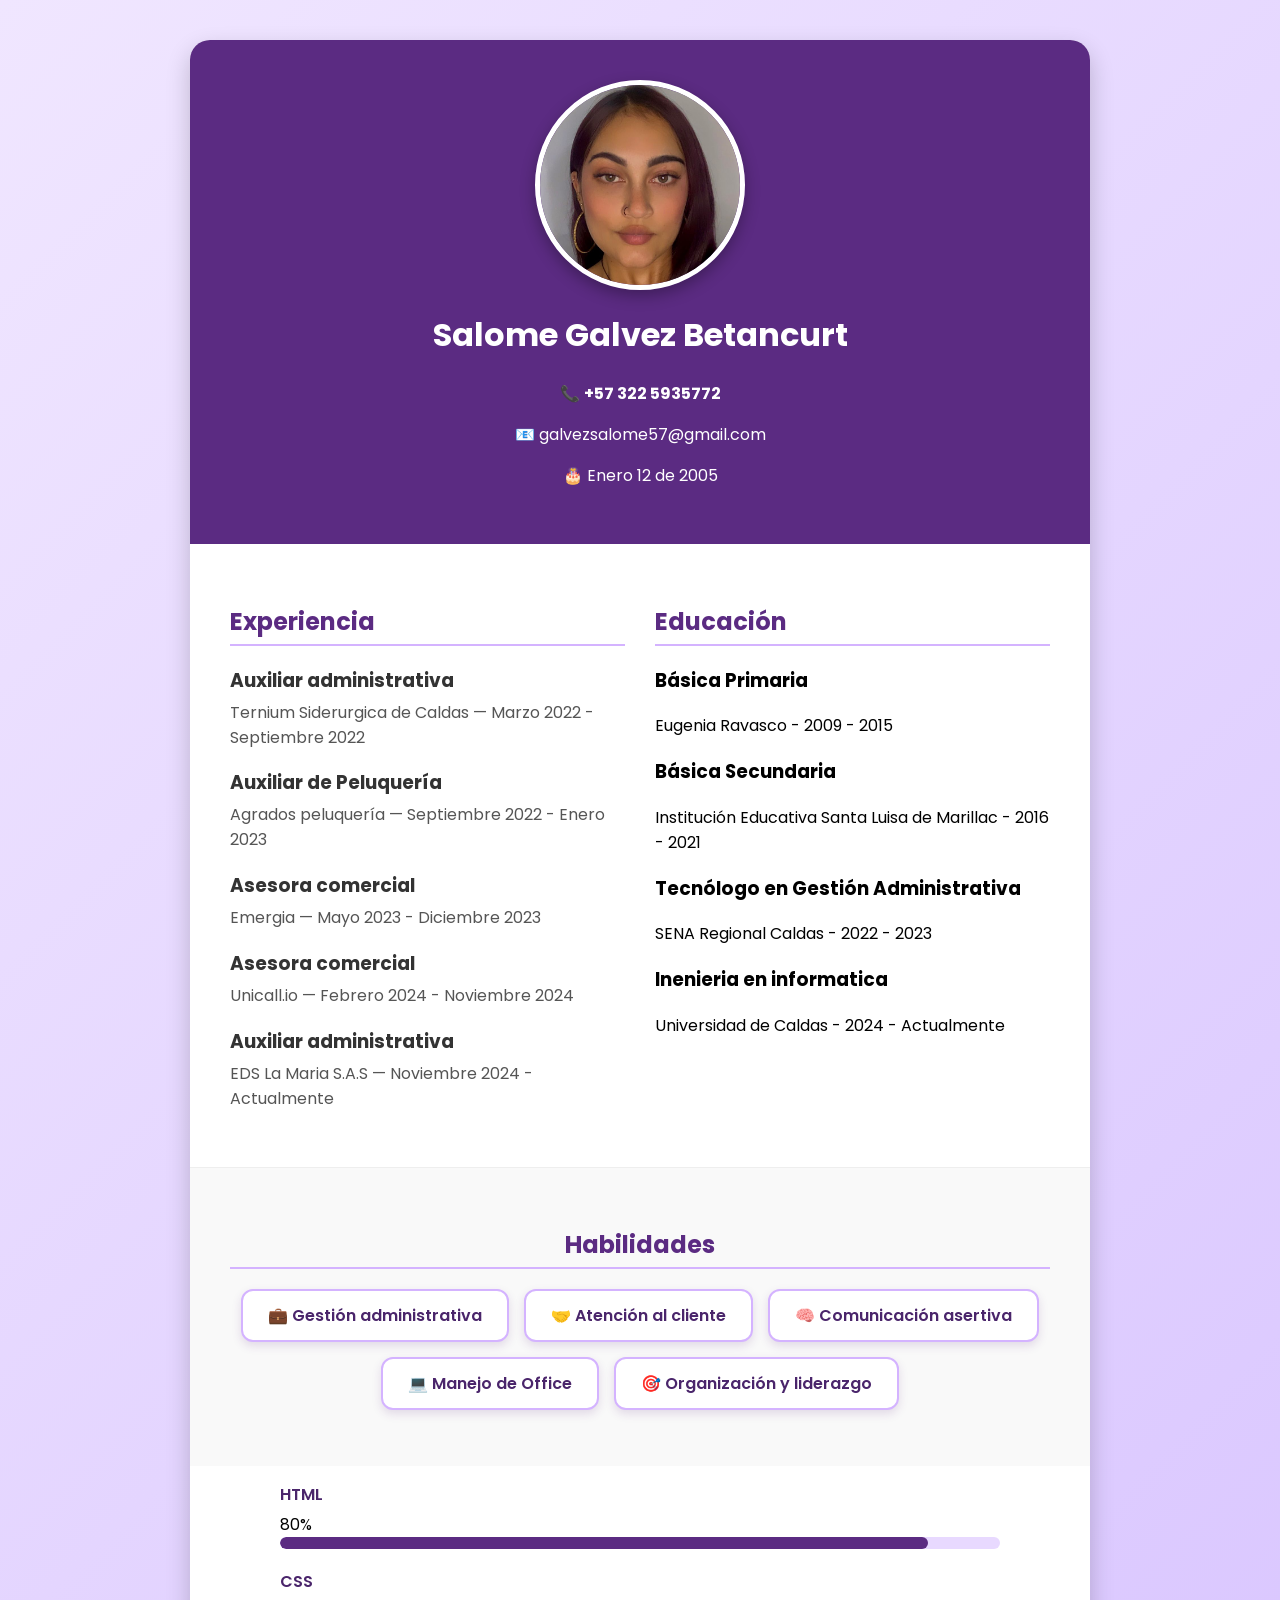
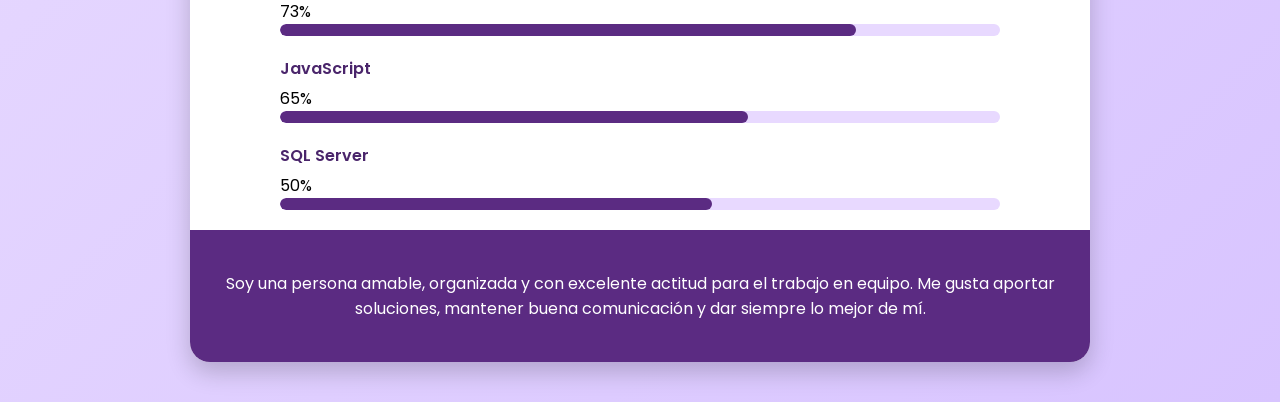
<file: index.html>
<!DOCTYPE html>
<html lang="es">
<head>
  <meta charset="UTF-8">
  <meta name="viewport" content="width=device-width, initial-scale=1.0">
  <title>Hoja de vida - Salome Galvez</title>
  <link rel="stylesheet" href="style.css">
  <link href="https://fonts.googleapis.com/css2?family=Poppins:wght@400;600&display=swap" rel="stylesheet">
</head>

<body>
  <div class="cv-container">

    <!-- SECCIÓN SUPERIOR -->
    <header class="seccion-superior fade-in">
      <img src="img.jpg" alt="Foto de Salome Galvez" class="foto-perfil">
      <h1>Salome Galvez Betancurt</h1>

      <p>
        📞 
        <a href="https://wa.me/573225935772" target="_blank" class="link-whatsapp">
          +57 322 5935772
        </a>
      </p>

      <p>📧 galvezsalome57@gmail.com</p>
      <p>🎂 Enero 12 de 2005</p>
    </header>

    <!-- SECCIÓN PRINCIPAL -->
    <main class="seccion-inferior fade-in">

      <!-- EXPERIENCIA -->
      <section>
        <h2>Experiencia</h2>

        <div class="job">
          <h3>Auxiliar administrativa</h3>
          <p>Ternium Siderurgica de Caldas — Marzo 2022 - Septiembre 2022</p>
        </div>

        <div class="job">
          <h3>Auxiliar de Peluquería</h3>
          <p>Agrados peluquería — Septiembre 2022 - Enero 2023</p>
        </div>

        <div class="job">
          <h3>Asesora comercial</h3>
          <p>Emergia — Mayo 2023 - Diciembre 2023</p>
        </div>

        <div class="job">
          <h3>Asesora comercial</h3>
          <p>Unicall.io — Febrero 2024 - Noviembre 2024</p>
        </div>

        <div class="job">
          <h3>Auxiliar administrativa</h3>
          <p>EDS La Maria S.A.S — Noviembre 2024 - Actualmente</p>
        </div>
      </section>

      <!-- EDUCACIÓN -->
      <section>
        <h2>Educación</h2>

        <h3>Básica Primaria</h3>
        <p>Eugenia Ravasco - 2009 - 2015</p>

        <h3>Básica Secundaria</h3>
        <p>Institución Educativa Santa Luisa de Marillac - 2016 - 2021</p>

        <h3>Tecnólogo en Gestión Administrativa</h3>
        <p>SENA Regional Caldas - 2022 - 2023</p>

        <h3>Inenieria en informatica</h3>
        <p>Universidad de Caldas - 2024 - Actualmente</p>
      </section>
    </main>

    <!-- HABILIDADES BLANDAS -->
    <section class="skills fade-in">
      <h2>Habilidades</h2>
      <ul>
        <li>💼 Gestión administrativa</li>
        <li>🤝 Atención al cliente</li>
        <li>🧠 Comunicación asertiva</li>
        <li>💻 Manejo de Office</li>
        <li>🎯 Organización y liderazgo</li>
      </ul>
    </section>

    <div class="skills-bars">

    <div class="skill">
        <div class="skill-header">
            <p class="skill-name">HTML</p>
            <span class="skill-value">80%</span>
        </div>
        <div class="skill-bar">
            <div class="skill-percentage" style="--percentage: 90%;"></div>
        </div>
    </div>

    <div class="skill">
        <div class="skill-header">
            <p class="skill-name">CSS</p>
            <span class="skill-value">73%</span>
        </div>
        <div class="skill-bar">
            <div class="skill-percentage" style="--percentage: 80%;"></div>
        </div>
    </div>

    <div class="skill">
        <div class="skill-header">
            <p class="skill-name">JavaScript</p>
            <span class="skill-value">65%</span>
        </div>
        <div class="skill-bar">
            <div class="skill-percentage" style="--percentage: 65%;"></div>
        </div>
    </div>

    <div class="skill">
        <div class="skill-header">
            <p class="skill-name">SQL Server</p>
            <span class="skill-value">50%</span>
        </div>
        <div class="skill-bar">
            <div class="skill-percentage" style="--percentage: 60%;"></div>
        </div>
    </div>
</div>
    <!-- DESCRIPCIÓN FINAL -->
    <footer class="descripcion fade-in">
      <p>
        Soy una persona amable, organizada y con excelente actitud para el trabajo en equipo.
        Me gusta aportar soluciones, mantener buena comunicación y dar siempre lo mejor de mí.
      </p>
    </footer>

  </div>

  <script src="script.js"></script>
</body>
</html>
</file>
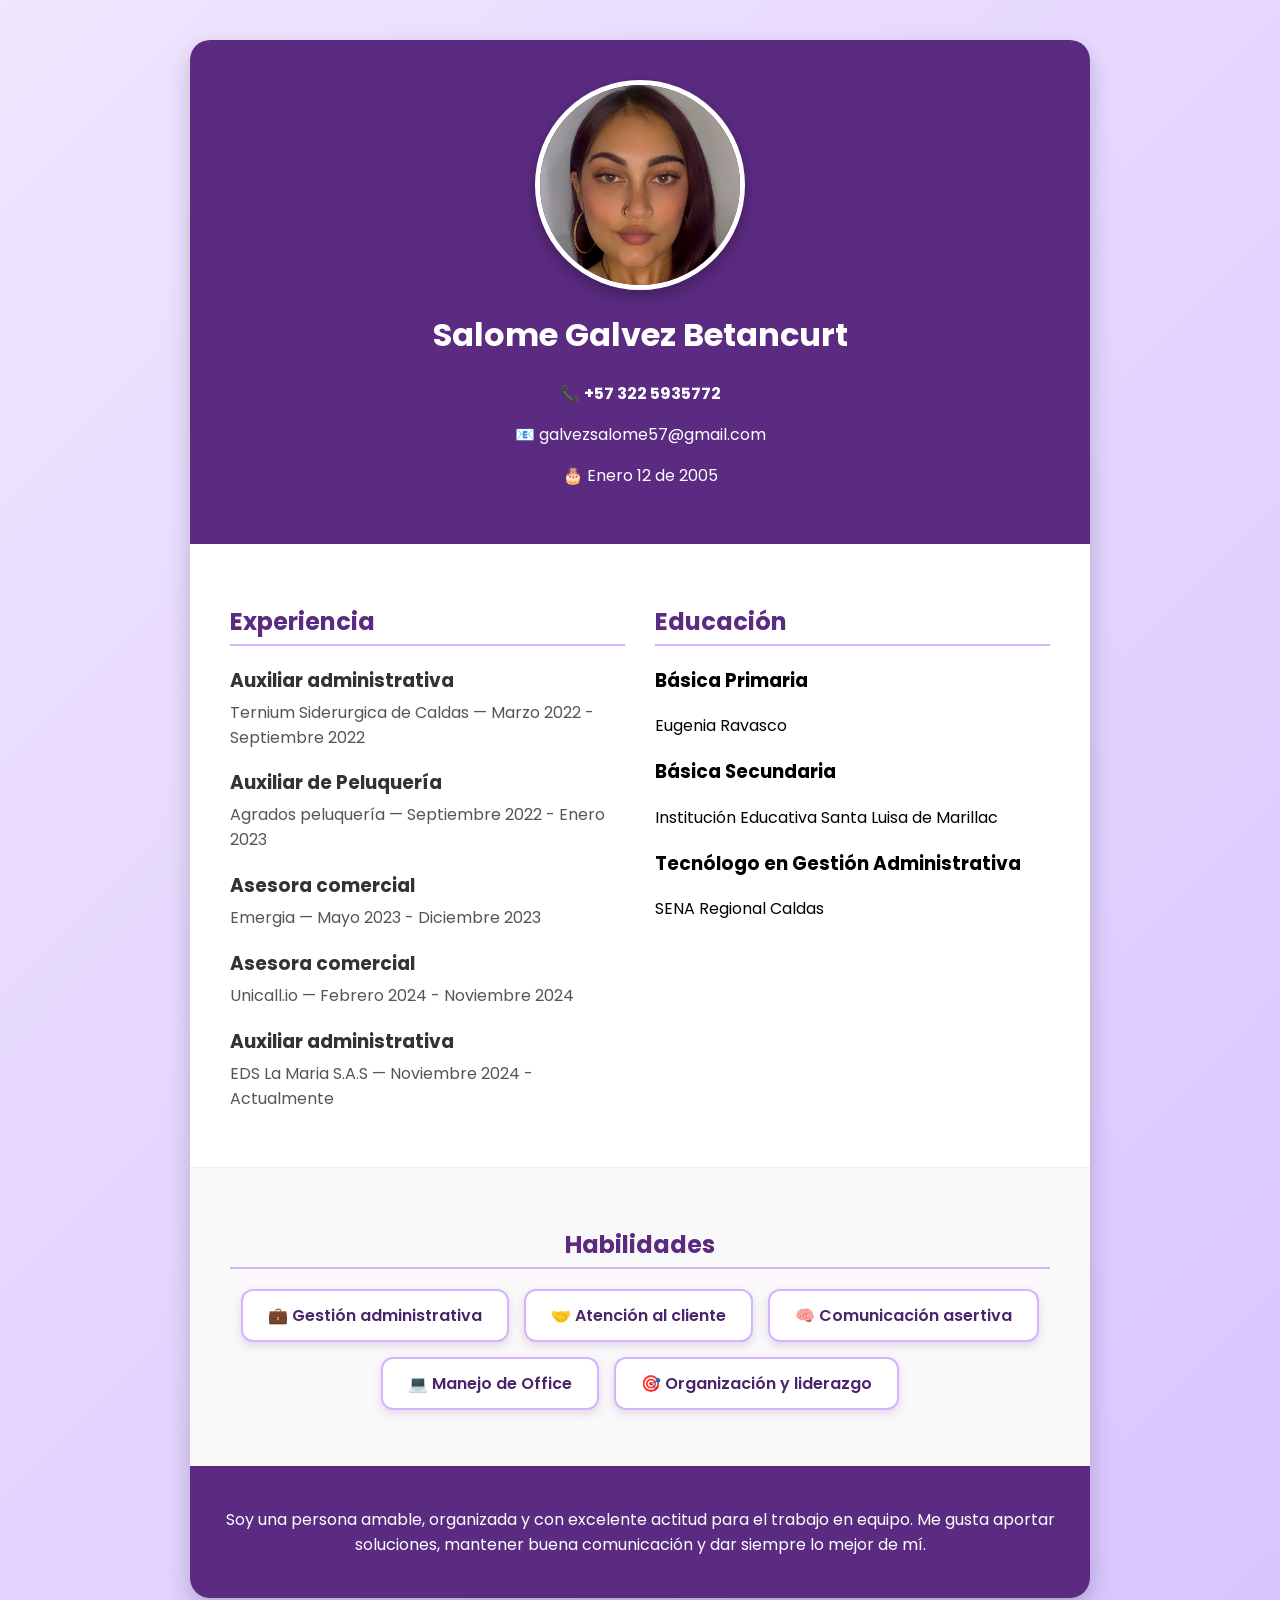
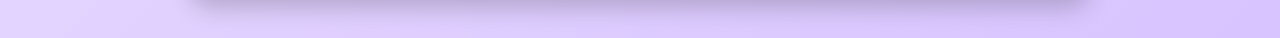
<file: CV/index.html>
<!DOCTYPE html>
<html lang="es">
<head>
  <meta charset="UTF-8">
  <meta name="viewport" content="width=device-width, initial-scale=1.0">
  <title>Hoja de vida - Salome Galvez</title>
  <link rel="stylesheet" href="style.css">
  <link href="https://fonts.googleapis.com/css2?family=Poppins:wght@400;600&display=swap" rel="stylesheet">
</head>
<body>
  <div class="cv-container">

    <header class="seccion-superior fade-in">
      <img src="img.jpg" alt="Foto de Salome Galvez" class="foto-perfil">
      <h1>Salome Galvez Betancurt</h1>
      <p>
        📞 <a href="https://wa.me/573225935772" target="_blank" class="link-whatsapp">
          +57 322 5935772
        </a>
      </p>
      <p>📧 galvezsalome57@gmail.com</p>
      <p>🎂 Enero 12 de 2005</p>
    </header>

    <main class="seccion-inferior fade-in">
      <section>
        <h2>Experiencia</h2>
        <div class="job">
          <h3>Auxiliar administrativa</h3>
          <p>Ternium Siderurgica de Caldas — Marzo 2022 - Septiembre 2022</p>
        </div>
        <div class="job">
          <h3>Auxiliar de Peluquería</h3>
          <p>Agrados peluquería — Septiembre 2022 - Enero 2023</p>
        </div>
        <div class="job">
          <h3>Asesora comercial</h3>
          <p>Emergia — Mayo 2023 - Diciembre 2023</p>
        </div>
        <div class="job">
          <h3>Asesora comercial</h3>
          <p>Unicall.io — Febrero 2024 - Noviembre 2024</p>
        </div>
        <div class="job">
          <h3>Auxiliar administrativa</h3>
          <p>EDS La Maria S.A.S — Noviembre 2024 - Actualmente</p>
        </div>
      </section>

      <section>
        <h2>Educación</h2>
        <h3>Básica Primaria</h3>
        <p>Eugenia Ravasco</p>

        <h3>Básica Secundaria</h3>
        <p>Institución Educativa Santa Luisa de Marillac</p>

        <h3>Tecnólogo en Gestión Administrativa</h3>
        <p>SENA Regional Caldas</p>
      </section>
    </main>

<section class="skills fade-in">
      <h2>Habilidades</h2>
      <ul>
        <li>💼 Gestión administrativa</li>
        <li>🤝 Atención al cliente</li>
        <li>🧠 Comunicación asertiva</li>
        <li>💻 Manejo de Office</li>
        <li>🎯 Organización y liderazgo</li>
      </ul>
    </section>

    <footer class="descripcion fade-in">
      <p>
        Soy una persona amable, organizada y con excelente actitud para el trabajo en equipo. 
        Me gusta aportar soluciones, mantener buena comunicación y dar siempre lo mejor de mí.
      </p>
    </footer>

  </div>

  <script src="script.js"></script>
</body>
</html>
</file>
<file: style.css>
body {
  font-family: 'Poppins', sans-serif;
  margin: 0;
  background: linear-gradient(135deg, #f0e6ff, #d8c4ff);
  display: flex;
  justify-content: center;
  align-items: flex-start;
  min-height: 100vh;
  padding: 40px 0;
}

/* Efecto hoja flotante */
.cv-container {
  background: white;
  width: 80%;
  max-width: 900px;
  border-radius: 20px;
  box-shadow: 0 10px 25px rgba(0, 0, 0, 0.2);
  overflow: hidden;
  animation: floatIn 1s ease;
}

@keyframes floatIn {
  from { opacity: 0; transform: translateY(40px); }
  to { opacity: 1; transform: translateY(0); }
}

.seccion-superior {
  background-color: #5b2b82;
  color: white;
  text-align: center;
  padding: 40px 0;
}

.foto-perfil {
  width: 200px;
  height: 200px;
  border-radius: 50%;
  object-fit: cover;
  border: 5px solid white;
  box-shadow: 0 6px 15px rgba(0, 0, 0, 0.3);
  display: block;
  margin: 0 auto 20px auto;
  transition: transform 0.4s ease;
}

.foto-perfil:hover {
  transform: scale(1.1) rotate(2deg);
}

.link-whatsapp {
  color: #fff;
  text-decoration: none;
  font-weight: bold;
}
.link-whatsapp:hover {
  text-decoration: underline;
}

.seccion-inferior {
  display: grid;
  grid-template-columns: 1fr 1fr;
  gap: 30px;
  padding: 40px;
}

section h2 {
  color: #5b2b82;
  border-bottom: 2px solid #d4b3ff;
  padding-bottom: 5px;
}

.job h3 {
  margin-bottom: 5px;
  color: #333;
}
.job p {
  margin-top: 0;
  color: #555;
}

.skills {
  background: #f9f9f9;
  padding: 40px;
  border-top: 1px solid #eee;
  text-align: center;
}

.skills h2 {
  color: #5b2b82;
  margin-bottom: 20px;
}

/* -----------------------------
   NUEVAS BARRAS DE HABILIDADES
-------------------------------- */
.skills-bars {
  width: 80%;
  margin: 0 auto;
}

.skill {
  text-align: left;
  margin-bottom: 20px;
}

.skill-name {
  font-weight: 600;
  color: #4a256b;
  margin-bottom: 5px;
}

.skill-bar {
  width: 100%;
  height: 12px;
  background: #e8d9ff;
  border-radius: 10px;
  overflow: hidden;
  position: relative;
}

.skill-percentage {
  height: 100%;
  background: #5b2b82;
  width: 0;
  border-radius: 10px;
  animation: fillBar 2s forwards;
}

@keyframes fillBar {
  from { width: 0; }
  to { width: var(--percentage); }
}

.skills ul {
  list-style: none;
  padding: 0;
  display: flex;
  flex-wrap: wrap;
  justify-content: center;
  gap: 15px;
}

.skills li {
  background: white;
  border: 2px solid #d4b3ff;
  color: #4a256b;
  font-weight: 600;
  padding: 12px 25px;
  border-radius: 12px;
  box-shadow: 0 4px 10px rgba(91, 43, 130, 0.15);
  transition: all 0.3s ease;
  cursor: default;
}

/* Animación al pasar el cursor */
.skills li:hover {
  transform: translateY(-5px) scale(1.05);
  background: #5b2b82;
  color: #fff;
  box-shadow: 0 8px 20px rgba(91, 43, 130, 0.3);
}

.descripcion {
  background-color: #5b2b82;
  color: white;
  text-align: center;
  padding: 25px;
  font-size: 16px;
}

/* Animaciones suaves al hacer scroll */
.fade-in {
  opacity: 0;
  transform: translateY(40px);
  transition: all 0.6s ease-out;
}
.fade-in.visible {
  opacity: 1;
  transform: translateY(0);
}

/* Responsivo */
@media (max-width: 768px) {
  .seccion-inferior {
    grid-template-columns: 1fr;
  }
}
</file>
<file: CV/style.css>
body {
  font-family: 'Poppins', sans-serif;
  margin: 0;
  background: linear-gradient(135deg, #f0e6ff, #d8c4ff);
  display: flex;
  justify-content: center;
  align-items: flex-start;
  min-height: 100vh;
  padding: 40px 0;
}

/* Efecto hoja flotante */
.cv-container {
  background: white;
  width: 80%;
  max-width: 900px;
  border-radius: 20px;
  box-shadow: 0 10px 25px rgba(0, 0, 0, 0.2);
  overflow: hidden;
  animation: floatIn 1s ease;
}

@keyframes floatIn {
  from { opacity: 0; transform: translateY(40px); }
  to { opacity: 1; transform: translateY(0); }
}

.seccion-superior {
  background-color: #5b2b82;
  color: white;
  text-align: center;
  padding: 40px 0;
}

.foto-perfil {
  width: 200px;           
  height: 200px;          
  border-radius: 50%;
  object-fit: cover;
  border: 5px solid white;
  box-shadow: 0 6px 15px rgba(0, 0, 0, 0.3);
  display: block;
  margin: 0 auto 20px auto;
  transition: transform 0.4s ease;
}

.foto-perfil:hover {
  transform: scale(1.1) rotate(2deg);
}

.link-whatsapp {
  color: #fff;
  text-decoration: none;
  font-weight: bold;
}
.link-whatsapp:hover {
  text-decoration: underline;
}

.seccion-inferior {
  display: grid;
  grid-template-columns: 1fr 1fr;
  gap: 30px;
  padding: 40px;
}

section h2 {
  color: #5b2b82;
  border-bottom: 2px solid #d4b3ff;
  padding-bottom: 5px;
}

.job h3 {
  margin-bottom: 5px;
  color: #333;
}
.job p {
  margin-top: 0;
  color: #555;
}

.skills {
  background: #f9f9f9;
  padding: 40px;
  border-top: 1px solid #eee;
  text-align: center;
}

.skills h2 {
  color: #5b2b82;
  margin-bottom: 20px;
}

.skills ul {
  list-style: none;
  padding: 0;
  display: flex;
  flex-wrap: wrap;
  justify-content: center;
  gap: 15px;
}

.skills li {
  background: white;
  border: 2px solid #d4b3ff;
  color: #4a256b;
  font-weight: 600;
  padding: 12px 25px;
  border-radius: 12px;
  box-shadow: 0 4px 10px rgba(91, 43, 130, 0.15);
  transition: all 0.3s ease;
  cursor: default;
}

/* Animación al pasar el cursor */
.skills li:hover {
  transform: translateY(-5px) scale(1.05);
  background: #5b2b82;
  color: #fff;
  box-shadow: 0 8px 20px rgba(91, 43, 130, 0.3);
}

.descripcion {
  background-color: #5b2b82;
  color: white;
  text-align: center;
  padding: 25px;
  font-size: 16px;
}

/* Animaciones suaves al hacer scroll */
.fade-in {
  opacity: 0;
  transform: translateY(40px);
  transition: all 0.6s ease-out;
}
.fade-in.visible {
  opacity: 1;
  transform: translateY(0);
}

/* Responsivo */
@media (max-width: 768px) {
  .seccion-inferior {
    grid-template-columns: 1fr;
  }
}
</file>
